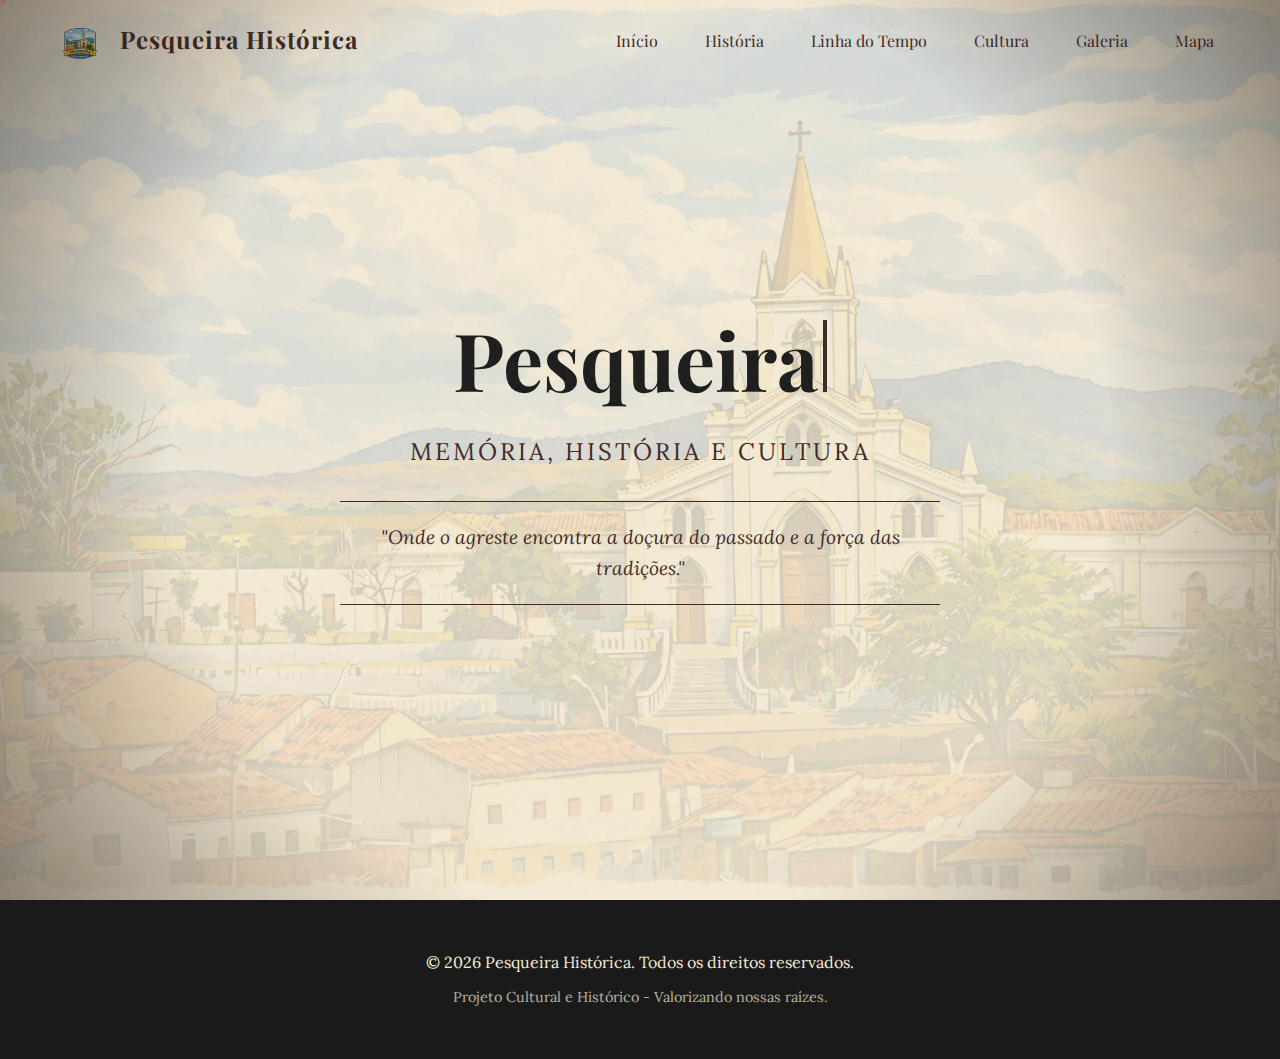
<file: index.html>
<!DOCTYPE html>
<html lang="pt-br">
<head>
    <meta charset="UTF-8">
    <meta name="viewport" content="width=device-width, initial-scale=1.0">
    <title>Pesqueira – Memória, História e Cultura</title>
    
    <!-- Fontes: Playfair Display (Títulos) e Lora (Texto) -->
    <link rel="preconnect" href="https://fonts.googleapis.com">
    <link rel="preconnect" href="https://fonts.gstatic.com" crossorigin>
    <link href="https://fonts.googleapis.com/css2?family=Lora:ital,wght@0,400;0,600;1,400&family=Playfair+Display:ital,wght@0,400;0,700;1,400&display=swap" rel="stylesheet">
    
    <link rel="stylesheet" href="style.css">
</head>
<body>
    <!-- Cursor Personalizado -->
    <div id="cursor"></div>

    <!-- Efeito de Granulação (Noise) -->
    <div class="grain-overlay"></div>

    <!-- Navegação -->
    <nav>
        <div class="logo"><img src="img/LogoOficial.png" alt="Logo" style="height: 40px; vertical-align: middle; margin-right: 10px;">Pesqueira Histórica</div>
        <div class="hamburger">
            <div></div>
            <div></div>
            <div></div>
        </div>
        <ul class="nav-links">
            <li><a href="index.html" class="hover-trigger">Início</a></li>
            <li><a href="historia.html" class="hover-trigger">História</a></li>
            <li><a href="linhadotempo.html" class="hover-trigger">Linha do Tempo</a></li>
            <li><a href="cultura.html" class="hover-trigger">Cultura</a></li>
            <li><a href="galeria.html" class="hover-trigger">Galeria</a></li>
            <li><a href="mapa.html" class="hover-trigger">Mapa</a></li>
        </ul>
    </nav>

    <!-- Seção 1: Home -->
    <header id="home" class="hero-section">
        <div class="hero-content fade-in">
            <h1>Pesqueira</h1>
            <h2>Memória, História e Cultura</h2>
            <p class="poetic-phrase">"Onde o agreste encontra a doçura do passado e a força das tradições."</p>
        </div>
    </header>

    <!-- Rodapé -->
    <footer>
        <div class="container">
            <p>&copy; 2026 Pesqueira Histórica. Todos os direitos reservados.</p>
            <p class="small">Projeto Cultural e Histórico - Valorizando nossas raízes.</p>
        </div>
    </footer>
    
    <script src="cursor.js"></script>
</body>
</html>
</file>
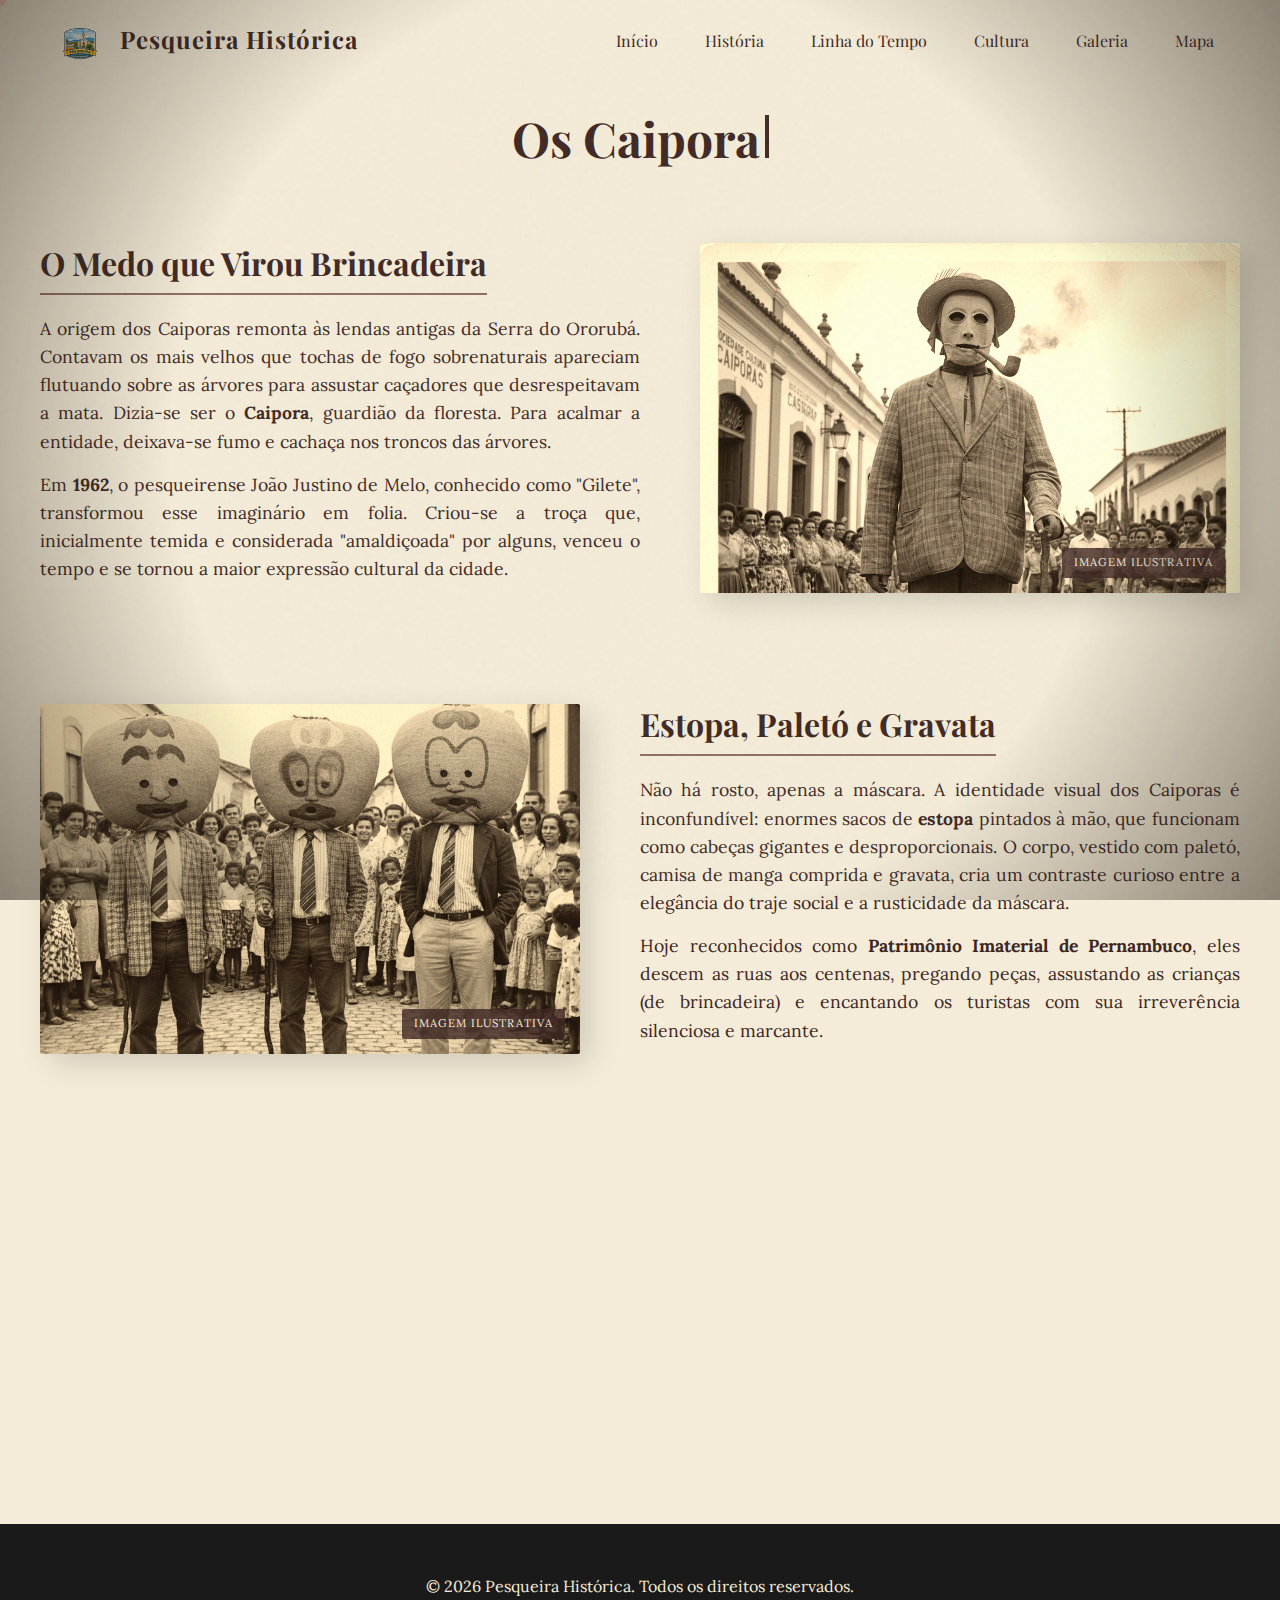
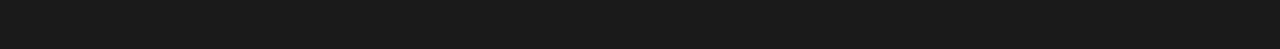
<file: caiporas.html>
<!DOCTYPE html>
<html lang="pt-br">
<head>
    <meta charset="UTF-8">
    <meta name="viewport" content="width=device-width, initial-scale=1.0">
    <title>Os Caiporas – A Lenda e a Tradição</title>
    
    <link rel="preconnect" href="https://fonts.googleapis.com">
    <link rel="preconnect" href="https://fonts.gstatic.com" crossorigin>
    <link href="https://fonts.googleapis.com/css2?family=Lora:ital,wght@0,400;0,600;1,400&family=Playfair+Display:ital,wght@0,400;0,700;1,400&display=swap" rel="stylesheet">
    
    <link rel="stylesheet" href="style.css">
</head>
<body>
    <!-- Cursor Personalizado -->
    <div id="cursor"></div>
    <div class="grain-overlay"></div>

    <!-- Navegação -->
    <nav>
        <div class="logo"><img src="img/LogoOficial.png" alt="Logo" style="height: 40px; vertical-align: middle; margin-right: 10px;">Pesqueira Histórica</div>
        <div class="hamburger">
            <div></div>
            <div></div>
            <div></div>
        </div>
        <ul class="nav-links">
            <li><a href="index.html" class="hover-trigger">Início</a></li>
            <li><a href="historia.html" class="hover-trigger">História</a></li>
            <li><a href="linhadotempo.html" class="hover-trigger">Linha do Tempo</a></li>
            <li><a href="cultura.html" class="hover-trigger">Cultura</a></li>
            <li><a href="galeria.html" class="hover-trigger">Galeria</a></li>
            <li><a href="mapa.html" class="hover-trigger">Mapa</a></li>
        </ul>
    </nav>

    <!-- Seção: Os Caiporas -->
    <section class="content-section">
        <div class="container">
            <h2 class="section-title fade-in">Os Caiporas</h2>
            
            <!-- Bloco 1: A Lenda -->
            <div class="history-block fade-in">
                <div class="img-wrapper">
                    <img src="img/Caipora1.png" style="object-position: top; object-fit: cover; --img-scale: 1;">
                    <span class="illustrative-text">Imagem Ilustrativa</span>
                </div>
                <div class="history-text">
                    <h3>O Medo que Virou Brincadeira</h3>
                    <p>A origem dos Caiporas remonta às lendas antigas da Serra do Ororubá. Contavam os mais velhos que tochas de fogo sobrenaturais apareciam flutuando sobre as árvores para assustar caçadores que desrespeitavam a mata. Dizia-se ser o <strong>Caipora</strong>, guardião da floresta. Para acalmar a entidade, deixava-se fumo e cachaça nos troncos das árvores.</p>
                    <p>Em <strong>1962</strong>, o pesqueirense João Justino de Melo, conhecido como "Gilete", transformou esse imaginário em folia. Criou-se a troça que, inicialmente temida e considerada "amaldiçoada" por alguns, venceu o tempo e se tornou a maior expressão cultural da cidade.</p>
                </div>
            </div>
            
            <!-- Bloco 2: A Estética -->
            <div class="history-block fade-in">
                <div class="img-wrapper">
                    <img src="img/Caipora2.png" alt="Textura de Estopa e Cores" style="object-position: center; object-fit: cover; --img-scale: 1;">
                    <span class="illustrative-text">Imagem Ilustrativa</span>
                </div>
                <div class="history-text">
                    <h3>Estopa, Paletó e Gravata</h3>
                    <p>Não há rosto, apenas a máscara. A identidade visual dos Caiporas é inconfundível: enormes sacos de <strong>estopa</strong> pintados à mão, que funcionam como cabeças gigantes e desproporcionais. O corpo, vestido com paletó, camisa de manga comprida e gravata, cria um contraste curioso entre a elegância do traje social e a rusticidade da máscara.</p>
                    <p>Hoje reconhecidos como <strong>Patrimônio Imaterial de Pernambuco</strong>, eles descem as ruas aos centenas, pregando peças, assustando as crianças (de brincadeira) e encantando os turistas com sua irreverência silenciosa e marcante.</p>
                </div>
            </div>
        </div>
    </section>

    <!-- Call to Action / Galeria Link -->
    <section class="content-section" style="text-align: center; padding: 60px 0;">
        <div class="container">
            <h3 class="fade-in" style="margin-bottom: 30px; font-family: 'Playfair Display', serif;">Quer ver mais dessa tradição?</h3>
            <a href="galeria.html" class="btn-osm hover-trigger fade-in">Visitar Galeria de Fotos</a>
        </div>
    </section>

    <!-- Rodapé -->
    <footer>
        <div class="container">
            <p>&copy; 2026 Pesqueira Histórica. Todos os direitos reservados.</p>
        </div>
    </footer>
    
    <script src="cursor.js"></script>
</body>
</html>
</file>
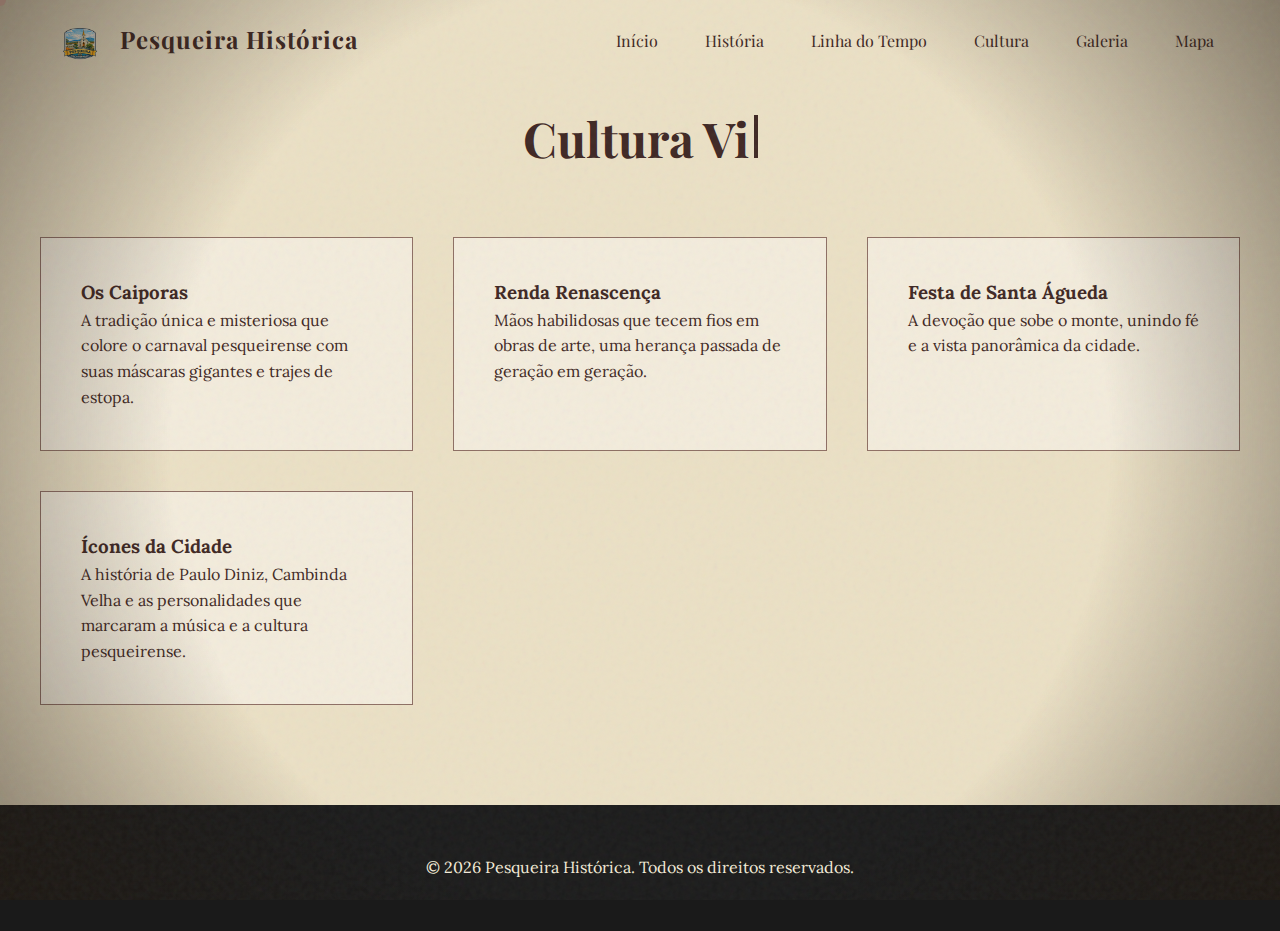
<file: cultura.html>
<!DOCTYPE html>
<html lang="pt-br">
<head>
    <meta charset="UTF-8">
    <meta name="viewport" content="width=device-width, initial-scale=1.0">
    <title>Cultura – Pesqueira</title>
    
    <link rel="preconnect" href="https://fonts.googleapis.com">
    <link rel="preconnect" href="https://fonts.gstatic.com" crossorigin>
    <link href="https://fonts.googleapis.com/css2?family=Lora:ital,wght@0,400;0,600;1,400&family=Playfair+Display:ital,wght@0,400;0,700;1,400&display=swap" rel="stylesheet">
    
    <link rel="stylesheet" href="style.css">
</head>
<body>
    <!-- Cursor Personalizado -->
    <div id="cursor"></div>

    <!-- Efeito de Granulação (Noise) -->
    <div class="grain-overlay"></div>

    <!-- Navegação -->
    <nav>
        <div class="logo"><img src="img/LogoOficial.png" alt="Logo" style="height: 40px; vertical-align: middle; margin-right: 10px;">Pesqueira Histórica</div>
        <div class="hamburger">
            <div></div>
            <div></div>
            <div></div>
        </div>
        <ul class="nav-links">
            <li><a href="index.html" class="hover-trigger">Início</a></li>
            <li><a href="historia.html" class="hover-trigger">História</a></li>
            <li><a href="linhadotempo.html" class="hover-trigger">Linha do Tempo</a></li>
            <li><a href="cultura.html" class="hover-trigger">Cultura</a></li>
            <li><a href="galeria.html" class="hover-trigger">Galeria</a></li>
            <li><a href="mapa.html" class="hover-trigger">Mapa</a></li>
        </ul>
    </nav>

    <!-- Seção: Cultura -->
    <section id="cultura" class="content-section alt-bg" style="min-height: 80vh;">
        <div class="container">
            <h2 class="section-title fade-in">Cultura Viva</h2>
            <div class="culture-grid">
                <div class="culture-card fade-in hover-trigger" onclick="window.location.href='caiporas.html'" style="cursor: pointer;">
                    <h3>Os Caiporas</h3>
                    <p>A tradição única e misteriosa que colore o carnaval pesqueirense com suas máscaras gigantes e trajes de estopa.</p>
                </div>
                <div class="culture-card fade-in hover-trigger" onclick="window.location.href='renda.html'" style="cursor: pointer;">
                    <h3>Renda Renascença</h3>
                    <p>Mãos habilidosas que tecem fios em obras de arte, uma herança passada de geração em geração.</p>
                </div>
                <div class="culture-card fade-in hover-trigger" onclick="window.location.href='santaagueda.html'" style="cursor: pointer;">
                    <h3>Festa de Santa Águeda</h3>
                    <p>A devoção que sobe o monte, unindo fé e a vista panorâmica da cidade.</p>
                </div>
                <div class="culture-card fade-in hover-trigger" onclick="window.location.href='icones.html'" style="cursor: pointer;">
                    <h3>Ícones da Cidade</h3>
                    <p>A história de Paulo Diniz, Cambinda Velha e as personalidades que marcaram a música e a cultura pesqueirense.</p>
                </div>
            </div>
        </div>
    </section>

    <!-- Rodapé -->
    <footer>
        <div class="container">
            <p>&copy; 2026 Pesqueira Histórica. Todos os direitos reservados.</p>
        </div>
    </footer>
    
    <script src="cursor.js"></script>
</body>
</html>
</file>
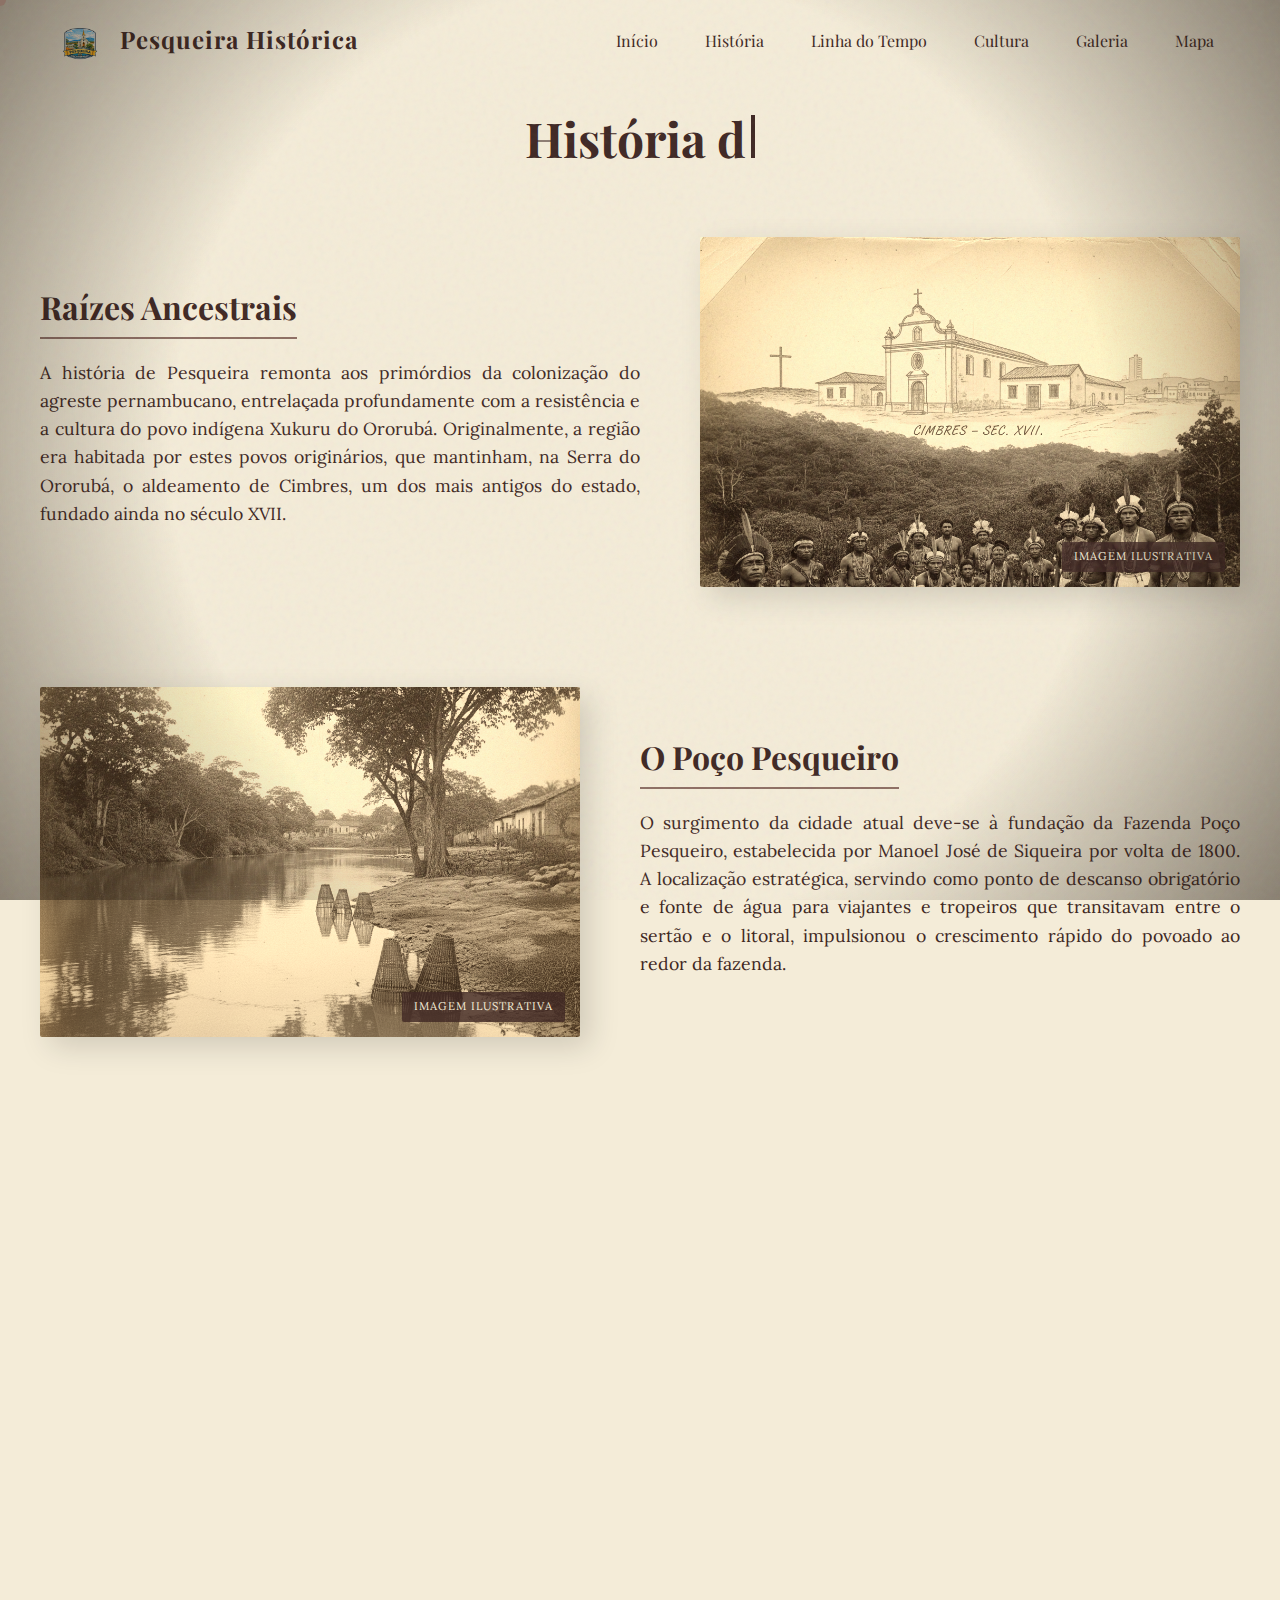
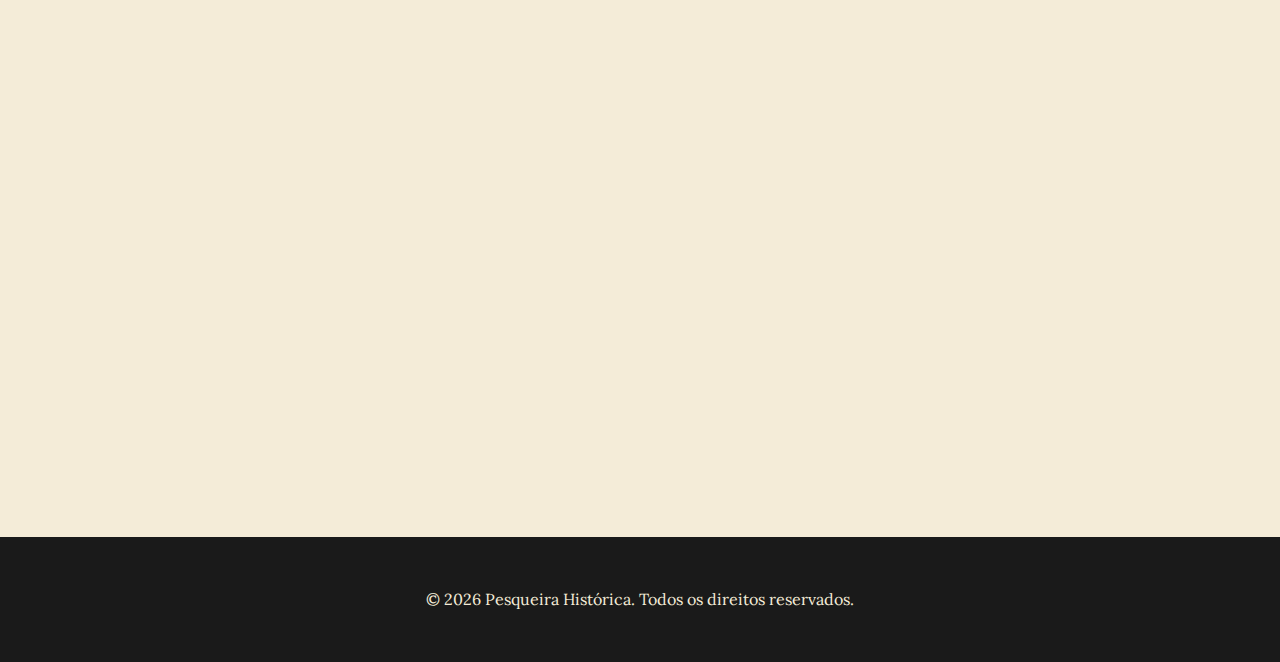
<file: historia.html>
<!DOCTYPE html>
<html lang="pt-br">
<head>
    <meta charset="UTF-8">
    <meta name="viewport" content="width=device-width, initial-scale=1.0">
    <title>História – Pesqueira</title>
    
    <link rel="preconnect" href="https://fonts.googleapis.com">
    <link rel="preconnect" href="https://fonts.gstatic.com" crossorigin>
    <link href="https://fonts.googleapis.com/css2?family=Lora:ital,wght@0,400;0,600;1,400&family=Playfair+Display:ital,wght@0,400;0,700;1,400&display=swap" rel="stylesheet">
    
    <link rel="stylesheet" href="style.css">
</head>
<body>
    <!-- Cursor Personalizado -->
    <div id="cursor"></div>

    <!-- Efeito de Granulação (Noise) -->
    <div class="grain-overlay"></div>

    <!-- Navegação -->
    <nav>
        <div class="logo"><img src="img/LogoOficial.png" alt="Logo" style="height: 40px; vertical-align: middle; margin-right: 10px;">Pesqueira Histórica</div>
        <div class="hamburger">
            <div></div>
            <div></div>
            <div></div>
        </div>
        <ul class="nav-links">
            <li><a href="index.html" class="hover-trigger">Início</a></li>
            <li><a href="historia.html" class="hover-trigger">História</a></li>
            <li><a href="linhadotempo.html" class="hover-trigger">Linha do Tempo</a></li>
            <li><a href="cultura.html" class="hover-trigger">Cultura</a></li>
            <li><a href="galeria.html" class="hover-trigger">Galeria</a></li>
            <li><a href="mapa.html" class="hover-trigger">Mapa</a></li>
        </ul>
    </nav>

    <!-- Seção: História -->
    <section id="historia" class="content-section">
        <div class="container">
            <h2 class="section-title fade-in">História de Pesqueira</h2>
            
            <!-- Enquadramento: Mude o object-position.
            top: Mostra o topo (bom para rostos).
            center: Centraliza (padrão).
            bottom: Mostra a base.
            50% 20%: Ajuste fino (X% Y%).-->

            <!-- Bloco 1: Origens -->
            <div class="history-block fade-in">
                <!-- Exemplo Local: <img src="Imagens/historia1.jpg" alt="Paisagem Agreste Antiga"> -->
                <div class="img-wrapper">
                    <img src="img/Vila de cimbres.png" alt="Paisagem Agreste Antiga" style="object-position: top; object-fit: cover; --img-scale: 1;">
                    <span class="illustrative-text">Imagem Ilustrativa</span>
                </div>
                <div class="history-text">
                    <h3>Raízes Ancestrais</h3>
                    <p>A história de Pesqueira remonta aos primórdios da colonização do agreste pernambucano, entrelaçada profundamente com a resistência e a cultura do povo indígena Xukuru do Ororubá. Originalmente, a região era habitada por estes povos originários, que mantinham, na Serra do Ororubá, o aldeamento de Cimbres, um dos mais antigos do estado, fundado ainda no século XVII.</p>
                </div>
            </div>

            <!-- Bloco 2: A Fazenda -->
            <div class="history-block fade-in">
                <!-- Exemplo Local: <img src="Imagens/fazenda.jpg" alt="Fazenda Antiga"> -->
                <div class="img-wrapper">
                    <img src="img/Rio pesqueiro.png" alt="Fazenda Antiga" style="object-position: center; object-fit: cover; --img-scale: 1;">
                    <span class="illustrative-text">Imagem Ilustrativa</span>
                </div>
                <div class="history-text">
                    <h3>O Poço Pesqueiro</h3>
                    <p>O surgimento da cidade atual deve-se à fundação da Fazenda Poço Pesqueiro, estabelecida por Manoel José de Siqueira por volta de 1800. A localização estratégica, servindo como ponto de descanso obrigatório e fonte de água para viajantes e tropeiros que transitavam entre o sertão e o litoral, impulsionou o crescimento rápido do povoado ao redor da fazenda.</p>
                </div>
            </div>

            <!-- Bloco 3: Era Industrial -->
            <div class="history-block fade-in">
                <!-- Exemplo Local: <img src="Imagens/fabrica.png" alt="Arquitetura Histórica"> -->
                <div class="img-wrapper">
                    <img src="img/Fabrica peixe.png" alt="Arquitetura Histórica" style="object-position: 50% 25%; object-fit: cover; --img-scale: 1;">
                    <span class="illustrative-text">Imagem Ilustrativa</span>
                </div>
                <div class="history-text">
                    <h3>A Era de Ouro</h3>
                    <p>Em 1880, a vila ganhou emancipação política e foi elevada à categoria de cidade, adotando o nome de Pesqueira. O final do século XIX e o início do século XX marcaram a "Era de Ouro" do município. Esse período foi impulsionado pela pujante indústria de doces e conservas de tomate, com destaque nacional para a Fábrica Peixe, que levou o nome da cidade para o mundo e transformou a economia local.</p>
                </div>
            </div>

            <!-- Bloco 4: Dias Atuais -->
            <div class="history-block fade-in">
                <!-- Exemplo Local: <img src="Imagens/igreja.jpg" alt="Cultura e Fé"> -->
                <div class="img-wrapper">
                    <img src="img/Catedral.png" alt="Cultura e Fé" style="object-position: center; object-fit: cover; --img-scale: 1;">
                    <span class="illustrative-text">Imagem Ilustrativa</span>
                </div>
                <div class="history-text">
                    <h3>Patrimônio Vivo</h3>
                    <p>A arquitetura imponente do centro histórico, com seus casarões neoclássicos e a majestosa Catedral de Santa Águeda, reflete a prosperidade desse período industrial. Hoje, Pesqueira é um mosaico vivo de suas raízes: a convivência entre a herança colonial, a força espiritual e política da cultura Xukuru, a delicadeza da Renda Renascença e a irreverência dos Caiporas formam a identidade única deste lugar.</p>
                </div>
            </div>
        </div>
    </section>

    <!-- Rodapé -->
    <footer>
        <div class="container">
            <p>&copy; 2026 Pesqueira Histórica. Todos os direitos reservados.</p>
        </div>
    </footer>
    
    <script src="cursor.js"></script>
</body>
</html>
</file>
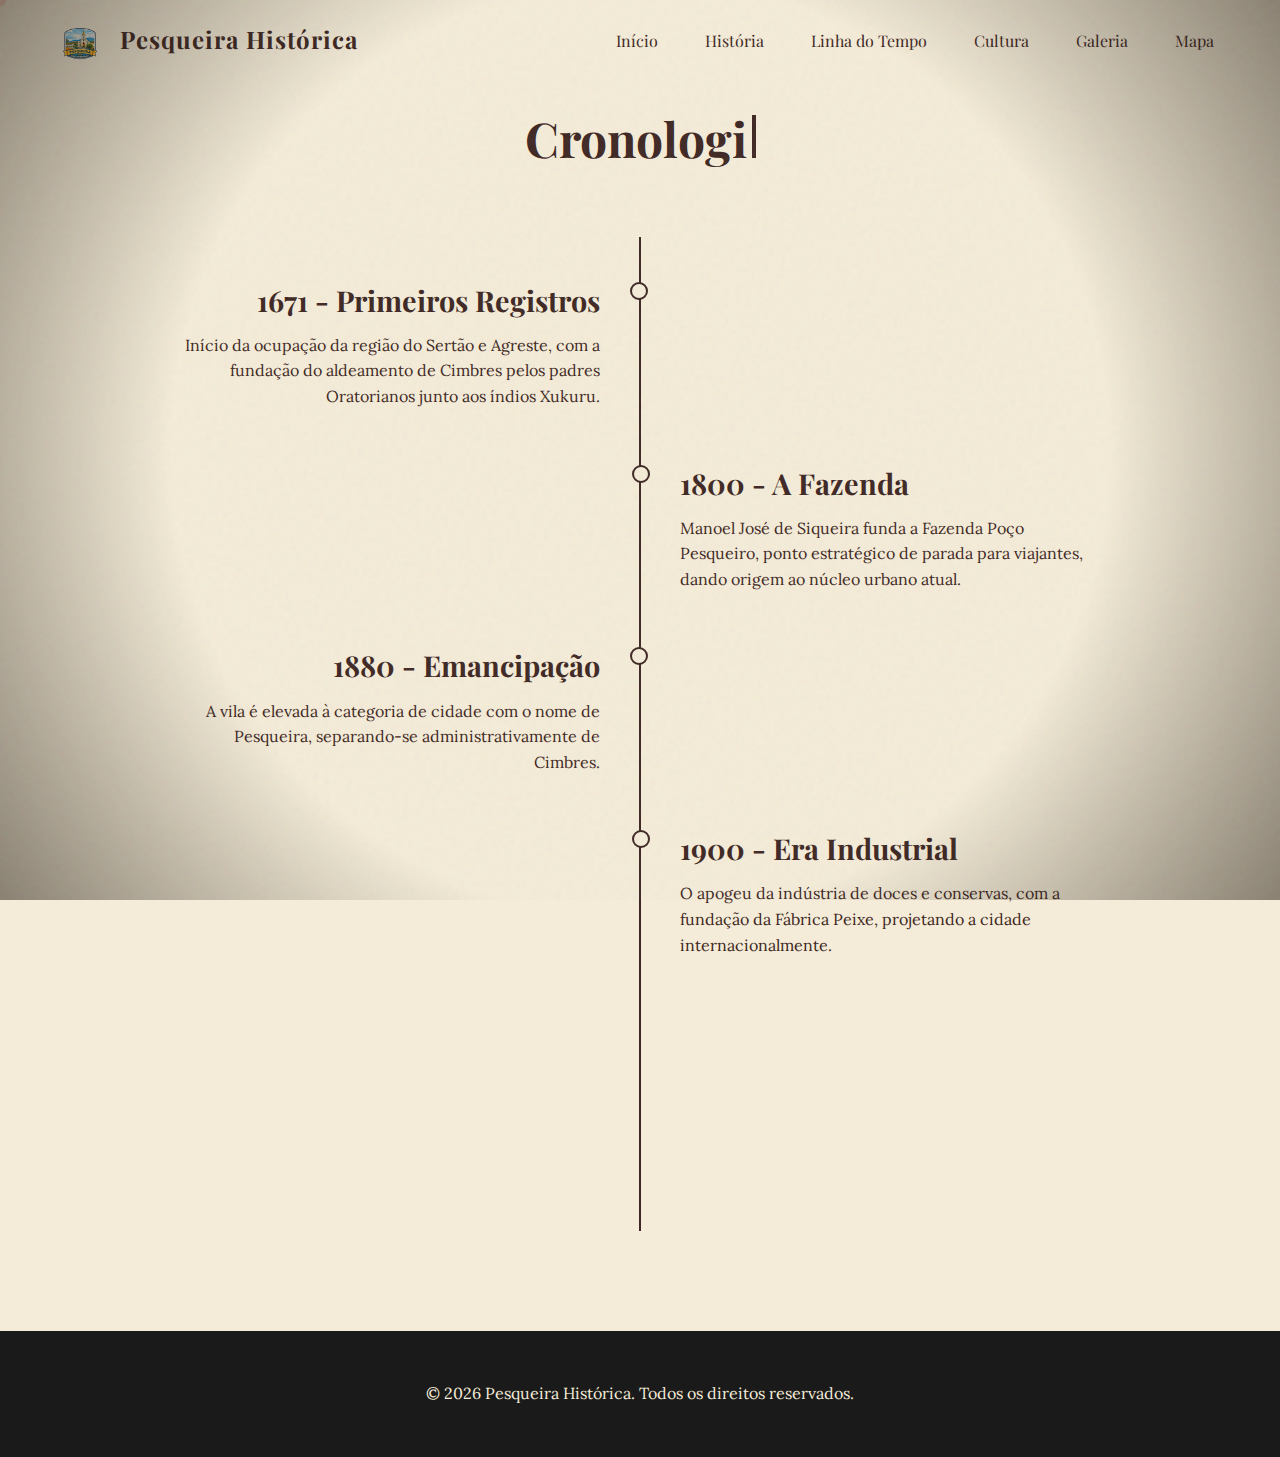
<file: linhadotempo.html>
<!DOCTYPE html>
<html lang="pt-br">
<head>
    <meta charset="UTF-8">
    <meta name="viewport" content="width=device-width, initial-scale=1.0">
    <title>Linha do Tempo – Pesqueira</title>
    
    <link rel="preconnect" href="https://fonts.googleapis.com">
    <link rel="preconnect" href="https://fonts.gstatic.com" crossorigin>
    <link href="https://fonts.googleapis.com/css2?family=Lora:ital,wght@0,400;0,600;1,400&family=Playfair+Display:ital,wght@0,400;0,700;1,400&display=swap" rel="stylesheet">
    
    <link rel="stylesheet" href="style.css">
</head>
<body>
    <!-- Cursor Personalizado -->
    <div id="cursor"></div>

    <!-- Efeito de Granulação (Noise) -->
    <div class="grain-overlay"></div>

    <!-- Navegação -->
    <nav>
        <div class="logo"><img src="img/LogoOficial.png" alt="Logo" style="height: 40px; vertical-align: middle; margin-right: 10px;">Pesqueira Histórica</div>
        <div class="hamburger">
            <div></div>
            <div></div>
            <div></div>
        </div>
        <ul class="nav-links">
            <li><a href="index.html" class="hover-trigger">Início</a></li>
            <li><a href="historia.html" class="hover-trigger">História</a></li>
            <li><a href="linhadotempo.html" class="hover-trigger">Linha do Tempo</a></li>
            <li><a href="cultura.html" class="hover-trigger">Cultura</a></li>
            <li><a href="galeria.html" class="hover-trigger">Galeria</a></li>
            <li><a href="mapa.html" class="hover-trigger">Mapa</a></li>
        </ul>
    </nav>

    <!-- Seção: Linha do Tempo -->
    <section id="linhadotempo" class="content-section">
        <div class="container">
            <h2 class="section-title fade-in">Cronologia Histórica</h2>
            <div class="timeline">
                <div class="timeline-item">
                    <h3>1671 - Primeiros Registros</h3>
                    <p>Início da ocupação da região do Sertão e Agreste, com a fundação do aldeamento de Cimbres pelos padres Oratorianos junto aos índios Xukuru.</p>
                </div>
                <div class="timeline-item">
                    <h3>1800 - A Fazenda</h3>
                    <p>Manoel José de Siqueira funda a Fazenda Poço Pesqueiro, ponto estratégico de parada para viajantes, dando origem ao núcleo urbano atual.</p>
                </div>
                <div class="timeline-item">
                    <h3>1880 - Emancipação</h3>
                    <p>A vila é elevada à categoria de cidade com o nome de Pesqueira, separando-se administrativamente de Cimbres.</p>
                </div>
                <div class="timeline-item">
                    <h3>1900 - Era Industrial</h3>
                    <p>O apogeu da indústria de doces e conservas, com a fundação da Fábrica Peixe, projetando a cidade internacionalmente.</p>
                </div>
                <div class="timeline-item">
                    <h3>Dias Atuais</h3>
                    <p>Pesqueira se consolida como polo cultural, religioso e turístico, preservando a Renda Renascença e as tradições indígenas.</p>
                </div>
            </div>
        </div>
    </section>

    <!-- Rodapé -->
    <footer>
        <div class="container">
            <p>&copy; 2026 Pesqueira Histórica. Todos os direitos reservados.</p>
        </div>
    </footer>
    
    <script src="cursor.js"></script>
</body>
</html>
</file>
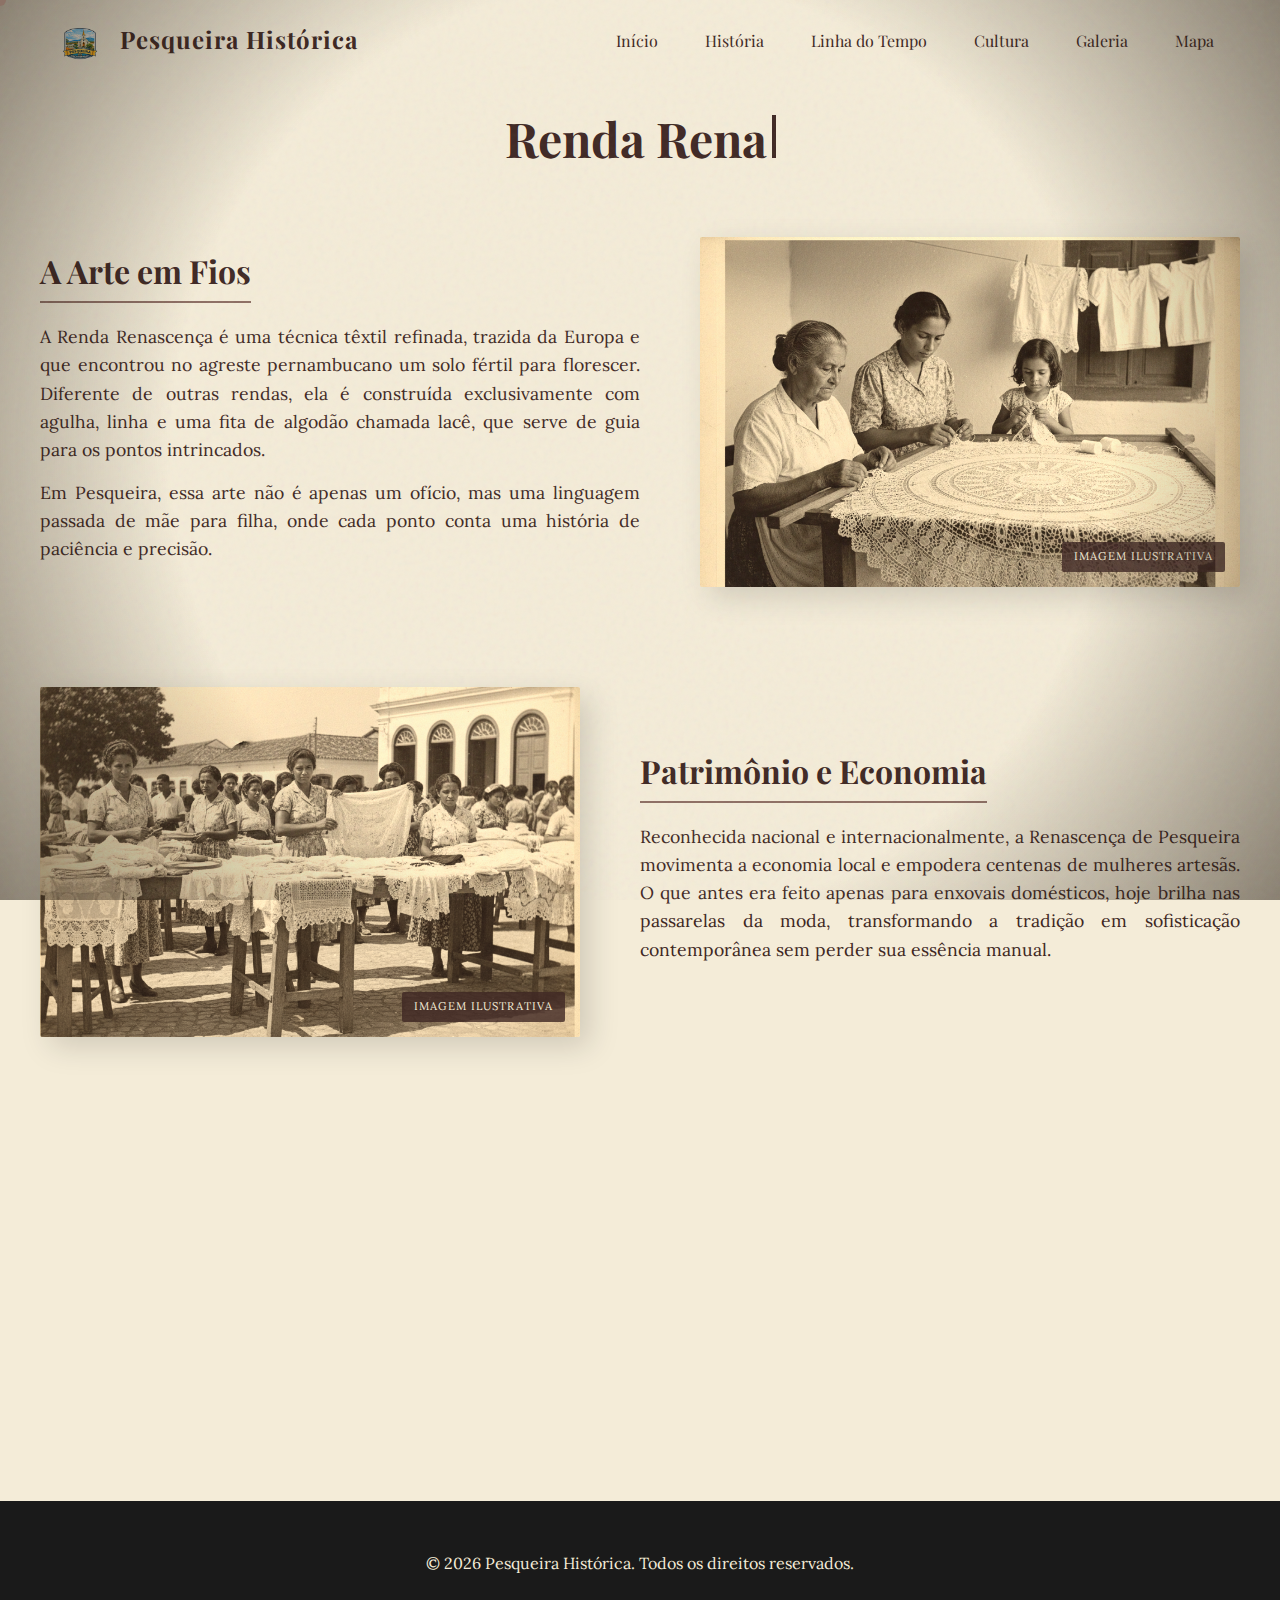
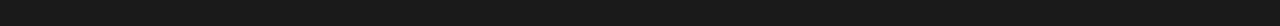
<file: renda.html>
<!DOCTYPE html>
<html lang="pt-br">
<head>
    <meta charset="UTF-8">
    <meta name="viewport" content="width=device-width, initial-scale=1.0">
    <title>Renda Renascença – Pesqueira</title>
    
    <link rel="preconnect" href="https://fonts.googleapis.com">
    <link rel="preconnect" href="https://fonts.gstatic.com" crossorigin>
    <link href="https://fonts.googleapis.com/css2?family=Lora:ital,wght@0,400;0,600;1,400&family=Playfair+Display:ital,wght@0,400;0,700;1,400&display=swap" rel="stylesheet">
    
    <link rel="stylesheet" href="style.css">
</head>
<body>
    <!-- Cursor Personalizado -->
    <div id="cursor"></div>
    <div class="grain-overlay"></div>

    <!-- Navegação -->
    <nav>
        <div class="logo"><img src="img/LogoOficial.png" alt="Logo" style="height: 40px; vertical-align: middle; margin-right: 10px;">Pesqueira Histórica</div>
        <div class="hamburger">
            <div></div>
            <div></div>
            <div></div>
        </div>
        <ul class="nav-links">
            <li><a href="index.html" class="hover-trigger">Início</a></li>
            <li><a href="historia.html" class="hover-trigger">História</a></li>
            <li><a href="linhadotempo.html" class="hover-trigger">Linha do Tempo</a></li>
            <li><a href="cultura.html" class="hover-trigger">Cultura</a></li>
            <li><a href="galeria.html" class="hover-trigger">Galeria</a></li>
            <li><a href="mapa.html" class="hover-trigger">Mapa</a></li>
        </ul>
    </nav>

    <!-- Seção: Renda Renascença -->
    <section class="content-section">
        <div class="container">
            <h2 class="section-title fade-in">Renda Renascença</h2>
            
            <!-- Bloco 1: A Técnica -->
            <div class="history-block fade-in">
                <div class="img-wrapper">
                    <img src="img/Arte em Fios.png" alt="Detalhe da Renda" style="object-position: center; object-fit: cover; --img-scale: 1;">
                    <span class="illustrative-text">Imagem Ilustrativa</span>
                </div>
                <div class="history-text">
                    
                    <h3>A Arte em Fios</h3>
                    <p>A Renda Renascença é uma técnica têxtil refinada, trazida da Europa e que encontrou no agreste pernambucano um solo fértil para florescer. Diferente de outras rendas, ela é construída exclusivamente com agulha, linha e uma fita de algodão chamada lacê, que serve de guia para os pontos intrincados.</p>
                    <p>Em Pesqueira, essa arte não é apenas um ofício, mas uma linguagem passada de mãe para filha, onde cada ponto conta uma história de paciência e precisão.</p>
                </div>
            </div>

            <!-- Bloco 2: Impacto -->
            <div class="history-block fade-in">
                <div class="img-wrapper">
                    <img src="img/Patrimônio e Economia.png" alt="Mãos trabalhando" style="object-position: center; object-fit: cover; --img-scale: 1;">
                    <span class="illustrative-text">Imagem Ilustrativa</span>
                </div>
                <div class="history-text">
                    <h3>Patrimônio e Economia</h3>
                    <p>Reconhecida nacional e internacionalmente, a Renascença de Pesqueira movimenta a economia local e empodera centenas de mulheres artesãs. O que antes era feito apenas para enxovais domésticos, hoje brilha nas passarelas da moda, transformando a tradição em sofisticação contemporânea sem perder sua essência manual.</p>
                </div>
            </div>
        </div>
    </section>

    <!-- Call to Action -->
    <section class="content-section" style="text-align: center; padding: 60px 0;">
        <div class="container">
            <h3 class="fade-in" style="margin-bottom: 30px; font-family: 'Playfair Display', serif;">Encante-se com os detalhes</h3>
            <a href="galeria.html" class="btn-osm hover-trigger fade-in">Ver Galeria</a>
        </div>
    </section>

    <!-- Rodapé -->
    <footer>
        <div class="container">
            <p>&copy; 2026 Pesqueira Histórica. Todos os direitos reservados.</p>
        </div>
    </footer>
    
    <script src="cursor.js"></script>
</body>
</html>
</file>
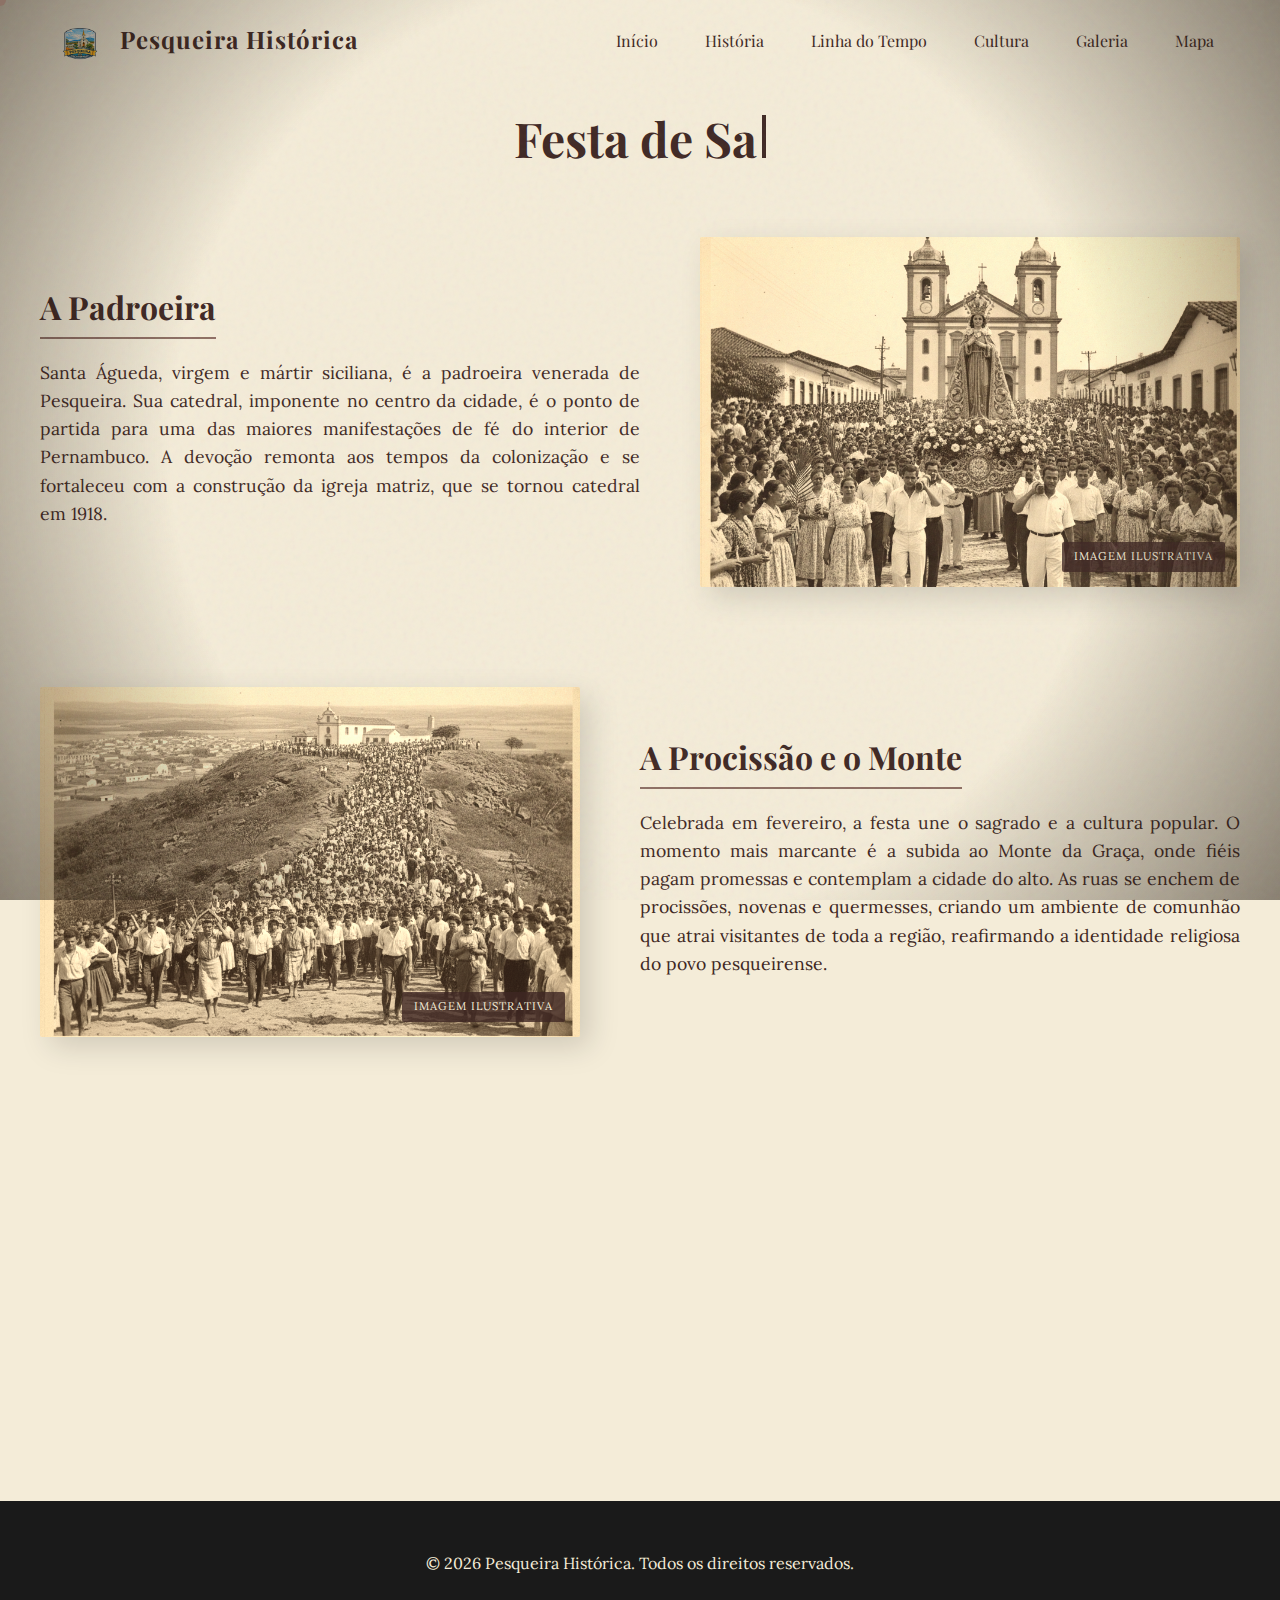
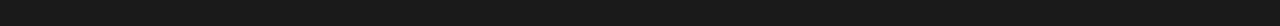
<file: santaagueda.html>
<!DOCTYPE html>
<html lang="pt-br">
<head>
    <meta charset="UTF-8">
    <meta name="viewport" content="width=device-width, initial-scale=1.0">
    <title>Festa de Santa Águeda – Pesqueira</title>
    
    <link rel="preconnect" href="https://fonts.googleapis.com">
    <link rel="preconnect" href="https://fonts.gstatic.com" crossorigin>
    <link href="https://fonts.googleapis.com/css2?family=Lora:ital,wght@0,400;0,600;1,400&family=Playfair+Display:ital,wght@0,400;0,700;1,400&display=swap" rel="stylesheet">
    
    <link rel="stylesheet" href="style.css">
</head>
<body>
    <!-- Cursor Personalizado -->
    <div id="cursor"></div>
    <div class="grain-overlay"></div>

    <!-- Navegação -->
    <nav>
        <div class="logo"><img src="img/LogoOficial.png" alt="Logo" style="height: 40px; vertical-align: middle; margin-right: 10px;">Pesqueira Histórica</div>
        <div class="hamburger">
            <div></div>
            <div></div>
            <div></div>
        </div>
        <ul class="nav-links">
            <li><a href="index.html" class="hover-trigger">Início</a></li>
            <li><a href="historia.html" class="hover-trigger">História</a></li>
            <li><a href="linhadotempo.html" class="hover-trigger">Linha do Tempo</a></li>
            <li><a href="cultura.html" class="hover-trigger">Cultura</a></li>
            <li><a href="galeria.html" class="hover-trigger">Galeria</a></li>
            <li><a href="mapa.html" class="hover-trigger">Mapa</a></li>
        </ul>
    </nav>

    <!-- Seção: Santa Águeda -->
    <section class="content-section">
        <div class="container">
            <h2 class="section-title fade-in">Festa de Santa Águeda</h2>
            
            <!-- Bloco 1: A Padroeira -->
            <div class="history-block fade-in">
                <div class="img-wrapper">
                    <img src="img/A Padroeira.png" alt="Catedral e Fé" style="object-position: 50% 20%; object-fit: cover; --img-scale: 1;">
                    <span class="illustrative-text">Imagem Ilustrativa</span>
                </div>
                <div class="history-text">
                    <h3>A Padroeira</h3>
                    <p>Santa Águeda, virgem e mártir siciliana, é a padroeira venerada de Pesqueira. Sua catedral, imponente no centro da cidade, é o ponto de partida para uma das maiores manifestações de fé do interior de Pernambuco. A devoção remonta aos tempos da colonização e se fortaleceu com a construção da igreja matriz, que se tornou catedral em 1918.</p>
                </div>
            </div>

            <!-- Bloco 2: A Celebração -->
            <div class="history-block fade-in">
                <div class="img-wrapper">
                    <img src="img/A Procissão e o Monte.png" alt="Multidão na Festa" style="object-position: top; object-fit: cover; --img-scale: 1;">
                    <span class="illustrative-text">Imagem Ilustrativa</span>
                </div>
                <div class="history-text">
                    <h3>A Procissão e o Monte</h3>
                    <p>Celebrada em fevereiro, a festa une o sagrado e a cultura popular. O momento mais marcante é a subida ao Monte da Graça, onde fiéis pagam promessas e contemplam a cidade do alto. As ruas se enchem de procissões, novenas e quermesses, criando um ambiente de comunhão que atrai visitantes de toda a região, reafirmando a identidade religiosa do povo pesqueirense.</p>
                </div>
            </div>
        </div>
    </section>

    <!-- Call to Action -->
    <section class="content-section" style="text-align: center; padding: 60px 0;">
        <div class="container">
            <h3 class="fade-in" style="margin-bottom: 30px; font-family: 'Playfair Display', serif;">Explore os locais sagrados</h3>
            <a href="mapa.html" class="btn-osm hover-trigger fade-in">Ver no Mapa</a>
        </div>
    </section>

    <!-- Rodapé -->
    <footer>
        <div class="container">
            <p>&copy; 2026 Pesqueira Histórica. Todos os direitos reservados.</p>
        </div>
    </footer>
    
    <script src="cursor.js"></script>
</body>
</html>
</file>
<file: style.css>
/* Variáveis de Cores e Fontes */
:root {
    --bg-color: #f4ecd8; /* Bege envelhecido */
    --text-color: #3e2723; /* Marrom café escuro */
    --accent-color: #8d6e63; /* Marrom médio */
    --sepia-dark: #5d4037;
    --black-matte: #1a1a1a;
    --paper-texture: #eefeeb;
    
    --font-title: 'Playfair Display', serif;
    --font-body: 'Lora', serif;
}

* {
    margin: 0;
    padding: 0;
    box-sizing: border-box;
    cursor: none; /* Oculta o cursor padrão */
}

body {
    background-color: var(--bg-color);
    color: var(--text-color);
    font-family: var(--font-body);
    line-height: 1.6;
    overflow-x: hidden;
}

/* --- Vinheta (Vignette) --- */
body::before {
    content: '';
    position: fixed;
    top: 0;
    left: 0;
    width: 100%;
    height: 100%;
    pointer-events: none;
    z-index: 8999; /* Fica logo abaixo do granulado (9000) */
    background: radial-gradient(circle, transparent 60%, rgba(30, 20, 10, 0.5) 100%);
}

/* --- Efeito de Granulação (Noise) & Filme Antigo --- */
.grain-overlay {
    position: fixed;
    top: 0;
    left: 0;
    width: 100%;
    height: 100%;
    pointer-events: none;
    z-index: 9000;
    opacity: 0.06;
    background-image: url("data:image/svg+xml,%3Csvg viewBox='0 0 200 200' xmlns='http://www.w3.org/2000/svg'%3E%3Cfilter id='noiseFilter'%3E%3CfeTurbulence type='fractalNoise' baseFrequency='0.8' numOctaves='3' stitchTiles='stitch'/%3E%3C/filter%3E%3Crect width='100%25' height='100%25' filter='url(%23noiseFilter)'/%3E%3C/svg%3E");
}

/* Riscos Verticais (Scratches) */
.grain-overlay::before {
    content: '';
    position: absolute;
    top: 0;
    left: 0;
    width: 300%;
    height: 100%;
    background: repeating-linear-gradient(
        90deg,
        transparent 0,
        transparent 40px,
        rgba(62, 39, 35, 0.15) 41px, 
        transparent 42px,
        transparent 180px,
        rgba(62, 39, 35, 0.1) 181px,
        transparent 182px
    );
    opacity: 0.3;
    animation: film-scratches 0.4s infinite steps(3);
}

/* Flicker (Piscar de Luminosidade) */
.grain-overlay::after {
    content: '';
    position: absolute;
    top: 0;
    left: 0;
    width: 100%;
    height: 100%;
    background-color: rgba(255, 250, 240, 0.1);
    animation: film-flicker 3s infinite;
    mix-blend-mode: overlay;
}

@keyframes film-scratches {
    0% { transform: translateX(0); }
    25% { transform: translateX(-50px); }
    50% { transform: translateX(20px); }
    75% { transform: translateX(-80px); }
    100% { transform: translateX(10px); }
}

@keyframes film-flicker {
    0%, 100% { opacity: 0.1; }
    3% { opacity: 0.25; }
    6% { opacity: 0.1; }
    9% { opacity: 0.2; }
    12% { opacity: 0.1; }
    30% { opacity: 0.15; }
    60% { opacity: 0.05; }
    80% { opacity: 0.15; }
}

/* --- Cursor Personalizado --- */
#cursor {
    position: fixed;
    top: 0;
    left: 0;
    width: 12px;
    height: 12px;
    background-color: rgba(141, 110, 99, 0.8);
    border-radius: 50%;
    pointer-events: none;
    z-index: 10005; /* Acima do Lightbox (10000+) */
    transform: translate(-50%, -50%);
    transition: width 0.3s ease, height 0.3s ease, background-color 0.3s ease, opacity 0.3s ease, box-shadow 0.3s ease;
    opacity: 1;
}

/* --- Navegação --- */
nav {
    display: flex;
    justify-content: space-between;
    align-items: center;
    padding: 20px 50px;
    position: absolute;
    width: 100%;
    top: 0;
    z-index: 100;
}

.logo {
    font-family: var(--font-title);
    font-size: 1.5rem;
    font-weight: 700;
    letter-spacing: 1px;
}

.nav-links {
    list-style: none;
    display: flex;
    gap: 15px;
}

.nav-links a {
    text-decoration: none;
    color: var(--text-color);
    font-family: var(--font-title);
    font-size: 1rem;
    padding: 8px 16px;
    border-radius: 2px;
    transition: all 0.3s ease;
}

.nav-links a:hover {
    background-color: var(--text-color);
    color: var(--bg-color);
    transform: translateY(-2px);
    box-shadow: 0 4px 6px rgba(0,0,0,0.1);
}

/* Estilo do Botão Hambúrguer (3 listras) */
.hamburger {
    display: none;
    cursor: pointer;
}

.hamburger div {
    width: 25px;
    height: 3px;
    background-color: var(--text-color);
    margin: 5px;
    transition: all 0.3s ease;
}

/* --- Hero Section --- */
.hero-section {
    height: 100vh;
    display: flex;
    justify-content: center;
    align-items: center;
    text-align: center;
    /* imagem de fundo com transparência para efeito cinemático */
    /* Para usar imagem local da pasta Imagens, substitua a URL abaixo por: url('Imagens/sua-foto.jpg') */
    background: linear-gradient(rgba(244, 236, 216, 0.8), rgba(244, 236, 216, 0.9)), 
                url('img/Fundo.png');
    background-size: cover;
    background-position: center;
    background-attachment: fixed;
}

.hero-content h1 {
    font-family: var(--font-title);
    font-size: 5rem;
    margin-bottom: 10px;
    color: var(--black-matte);
}

.hero-content h2 {
    font-family: var(--font-body);
    font-size: 1.5rem;
    font-weight: 400;
    margin-bottom: 30px;
    letter-spacing: 3px;
    text-transform: uppercase;
}

.poetic-phrase {
    font-style: italic;
    font-size: 1.2rem;
    max-width: 600px;
    margin: 0 auto;
    border-top: 1px solid var(--text-color);
    border-bottom: 1px solid var(--text-color);
    padding: 20px 0;
}

/* --- Seções Gerais --- */
.content-section {
    padding: 100px 20px;
}

.container {
    max-width: 1200px;
    margin: 0 auto;
}

.section-title {
    font-family: var(--font-title);
    font-size: 3rem;
    text-align: center;
    margin-bottom: 60px;
    position: relative;
}

.alt-bg {
    background-color: #ebe0c5; /* Tom ligeiramente mais escuro */
}

/* --- Texto Detalhado --- */
.text-content p {
    margin-bottom: 1.5rem;
    text-align: justify;
    font-size: 1.1rem;
}

/* --- Layout História Dinâmico --- */
.history-block {
    display: flex;
    align-items: center;
    justify-content: space-between;
    gap: 60px;
    margin-bottom: 100px;
}

.history-block:nth-child(even) {
    flex-direction: row-reverse;
}

.history-block img {
    width: 45%;
    height: 350px;
    object-fit: cover;
    border-radius: 2px;
    box-shadow: 10px 10px 30px rgba(0,0,0,0.15);
    filter: sepia(0.5) contrast(1.1);
    transition: all 0.5s ease;
    transform: scale(var(--img-scale, 1));
}

.history-block:hover img {
    transform: scale(var(--img-scale, 1)) translateY(-10px);
    filter: sepia(0) contrast(1);
    box-shadow: 15px 15px 40px rgba(0,0,0,0.25);
}

.history-text {
    width: 50%;
}

.history-text h3 {
    font-family: var(--font-title);
    font-size: 2rem;
    margin-bottom: 20px;
    color: var(--text-color);
    border-bottom: 2px solid var(--accent-color);
    display: inline-block;
    padding-bottom: 5px;
}

/* --- Wrapper para Imagens com Aviso (Página História) --- */
.history-block .img-wrapper {
    position: relative;
    width: 45%;
    height: 350px;
}

.history-block .img-wrapper img {
    width: 100%;
    height: 100%;
}

.illustrative-text {
    position: absolute;
    bottom: 15px;
    right: 15px;
    background-color: rgba(62, 39, 35, 0.8); /* Marrom escuro */
    color: #f4ecd8; /* Bege claro */
    padding: 6px 12px;
    font-size: 0.7rem;
    border-radius: 2px;
    font-family: var(--font-body);
    text-transform: uppercase;
    letter-spacing: 1px;
    pointer-events: none;
    z-index: 2;
    transition: transform 0.5s ease; /* Acompanha a animação da imagem */
}

.history-block:hover .illustrative-text {
    transform: translateY(-10px);
}

.history-text p {
    font-size: 1.1rem;
    text-align: justify;
    margin-bottom: 15px;
}

/* --- Timeline --- */
.timeline {
    position: relative;
    max-width: 1000px;
    margin: 0 auto;
    padding: 40px 0;
}

/* Linha Central */
.timeline::after {
    content: '';
    position: absolute;
    width: 2px;
    background-color: var(--text-color);
    top: 0;
    bottom: 0;
    left: 50%;
    margin-left: -1px;
}

.timeline-item {
    margin-bottom: 50px;
    position: relative;
    width: 50%;
    padding: 0 40px;
    box-sizing: border-box;
}

/* Itens Ímpares (Esquerda) */
.timeline-item:nth-child(odd) {
    left: 0;
    text-align: right;
}

/* Itens Pares (Direita) */
.timeline-item:nth-child(even) {
    left: 50%;
    text-align: left;
}

/* Bolinha (Ponto na linha) */
.timeline-item::before {
    content: '';
    position: absolute;
    top: 5px;
    width: 14px;
    height: 14px;
    background-color: var(--bg-color);
    border: 2px solid var(--text-color);
    border-radius: 50%;
    z-index: 1;
    opacity: 0;
    transform: translateY(20px);
    transition: opacity 0.5s ease-out, transform 0.5s ease-out;
    transition-delay: 0.4s;
}

/* Posicionamento da Bolinha - Ímpares */
.timeline-item:nth-child(odd)::before {
    right: -8px;
    left: auto;
}

/* Posicionamento da Bolinha - Pares */
.timeline-item:nth-child(even)::before {
    left: -8px;
}

/* Animação da Bolinha quando o item fica visível */
.timeline-item.visible::before {
    opacity: 1;
    transform: translateY(0);
}

/* --- Animação do Conteúdo da Timeline (Texto) --- */
/* Estado inicial oculto */
.timeline-item h3 {
    font-family: var(--font-title);
    font-size: 1.8rem;
    margin-bottom: 10px;
    opacity: 0;
    transition: opacity 0.8s ease-out, transform 0.8s ease-out;
}

.timeline-item p {
    opacity: 0;
    transition: opacity 0.8s ease-out, transform 0.8s ease-out;
}

/* Ímpares (Esquerda) - Texto vem da esquerda */
.timeline-item:nth-child(odd) h3, .timeline-item:nth-child(odd) p {
    transform: translateX(-50px);
}

/* Pares (Direita) - Texto vem da direita */
.timeline-item:nth-child(even) h3, .timeline-item:nth-child(even) p {
    transform: translateX(50px);
}

/* Estado Visível - Texto aparece e vai para o lugar */
.timeline-item.visible h3, .timeline-item.visible p {
    opacity: 1;
    transform: translateX(0);
}

/* --- Cultura Cards --- */
.culture-grid {
    display: grid;
    grid-template-columns: repeat(auto-fit, minmax(300px, 1fr));
    gap: 40px;
}

.culture-card {
    background: rgba(255, 255, 255, 0.4);
    padding: 40px;
    border: 1px solid var(--accent-color);
    transition: transform 0.3s ease;
}

.culture-card:hover {
    transform: translateY(-10px);
    background: rgba(255, 255, 255, 0.6);
}

/* --- Galeria --- */
.gallery-grid {
    display: grid;
    grid-template-columns: repeat(auto-fit, minmax(250px, 1fr));
    gap: 20px;
}

.gallery-item {
    position: relative;
    height: 350px; /* Altura fixa para o efeito funcionar bem */
    overflow: hidden; /* Mascara o excesso da imagem */
    border-radius: 2px;
    cursor: pointer;
}

.gallery-item img {
    width: 100%;
    height: 120%; /* Maior que o container para permitir movimento */
    position: absolute;
    top: -10%; /* Centraliza verticalmente o excesso */
    left: 0;
    object-fit: cover;
    filter: sepia(0.8) contrast(1.2);
    transition: filter 0.5s ease; /* Removemos transição de transform para não conflitar com JS */
    will-change: transform; /* Otimização de performance */
}

.gallery-item:hover img {
    filter: sepia(0) contrast(1);
}

/* --- Footer --- */
footer {
    background-color: var(--black-matte);
    color: var(--bg-color);
    text-align: center;
    padding: 50px 20px;
}

.small {
    font-size: 0.9rem;
    opacity: 0.7;
    margin-top: 10px;
}

/* --- Animações --- */
.fade-in {
    opacity: 0;
    transform: translateY(30px);
    transition: opacity 0.8s ease-out, transform 0.8s ease-out;
}

.fade-in.visible {
    opacity: 1;
    transform: translateY(0);
}

.fade-in-left {
    opacity: 0;
    transform: translateX(-50px);
    transition: opacity 0.8s ease-out, transform 0.8s ease-out;
}

.fade-in-right {
    opacity: 0;
    transform: translateX(50px);
    transition: opacity 0.8s ease-out, transform 0.8s ease-out;
}

.fade-in-left.visible,
.fade-in-right.visible {
    opacity: 1;
    transform: translateX(0);
}

/* Responsividade */
@media (max-width: 768px) {
    /* Restaura o cursor padrão e oculta o personalizado no mobile */
    * { cursor: auto !important; }
    #cursor, body.hovering #cursor { 
        display: none !important; 
        opacity: 0 !important;
        visibility: hidden !important;
    }

    .hero-content h1 { font-size: 3rem; }
    
    /* Reduz espaçamento das seções no mobile */
    .content-section { padding: 60px 20px; }
    .section-title { font-size: 2.2rem; margin-bottom: 40px; }
    
    /* Ajuste do Menu */
    
    nav { 
        flex-direction: row; /* Mantém logo e botão alinhados */
        justify-content: space-between;
        padding: 20px; 
    }

    .hamburger { display: block; z-index: 1001; }
    
    .nav-links {
        position: fixed;
        top: 0;
        right: 0;
        height: 100vh;
        width: 70%; /* Largura do menu lateral */
        background-color: var(--bg-color);
        flex-direction: column;
        align-items: center;
        justify-content: center;
        transform: translateX(100%); /* Esconde o menu para a direita */
        transition: transform 0.3s ease-in-out;
        box-shadow: -2px 0 10px rgba(0,0,0,0.1);
        z-index: 1000;
    }

    .nav-links.active {
        transform: translateX(0); /* Mostra o menu quando ativo */
    }
    
    /* Ajuste Timeline Mobile */
    .timeline::after { display: none; } /* Remove linha central */
    .timeline-item { 
        width: 100%; 
        left: 0 !important; 
        text-align: left !important; 
        padding: 0 20px 20px 20px;
        border-bottom: 1px solid var(--accent-color);
    }
    .timeline-item::before { display: none; }
    
    .history-block, .history-block:nth-child(even) {
        flex-direction: column;
        gap: 30px;
    }
    .history-block img, .history-text { width: 100%; }
    .history-block img { height: 250px; }

    /* Ajuste Galeria e Cultura */
    .culture-grid { grid-template-columns: 1fr; gap: 30px; }
    .culture-card { padding: 30px; }
    
    /* Ajuste Mapa (Moldura) */
    .moldura-foto { padding: 10px; border-width: 8px; }
    .moldura-foto #map { height: 400px; }
}

/* --- Efeito Máquina de Escrever --- */
.typing-cursor {
    display: inline-block;
    width: 4px;
    height: 0.9em;
    background-color: var(--text-color);
    margin-left: 5px;
    animation: blink-cursor 0.8s infinite;
    vertical-align: baseline;
}

@keyframes blink-cursor {
    0%, 100% { opacity: 1; }
    50% { opacity: 0; }
}

/* --- Lightbox (Galeria Fullscreen) --- */
#lightbox {
    position: fixed;
    top: 0;
    left: 0;
    width: 100%;
    height: 100%;
    background-color: rgba(26, 26, 26, 0.95); /* Fundo escuro */
    z-index: 10000;
    display: flex;
    align-items: center;
    opacity: 0;
    pointer-events: none;
    transition: opacity 0.3s ease;
}

#lightbox.active {
    opacity: 1;
    pointer-events: all;
}

.lightbox-track {
    display: flex;
    transition: transform 0.5s cubic-bezier(0.2, 0.8, 0.2, 1);
    height: 100%;
    align-items: center;
}

.lightbox-item {
    min-width: 100vw;
    flex-shrink: 0;
    display: flex;
    justify-content: center;
    align-items: center;
}

.lightbox-item img {
    max-height: 85vh;
    max-width: 85vw;
    box-shadow: 0 0 50px rgba(0,0,0,0.5);
    border: 2px solid var(--bg-color);
    transition: transform 0.1s ease-out; /* Suavidade do Parallax */
}

.lightbox-prev, .lightbox-next, .lightbox-close {
    position: absolute;
    background: transparent;
    border: none;
    color: var(--bg-color);
    font-size: 3rem;
    cursor: none;
    z-index: 10001;
    padding: 20px;
    transition: opacity 0.3s;
    font-family: var(--font-title);
}

.lightbox-prev:hover, .lightbox-next:hover, .lightbox-close:hover { opacity: 0.7; }
.lightbox-prev { left: 20px; top: 50%; transform: translateY(-50%); }
.lightbox-next { right: 20px; top: 50%; transform: translateY(-50%); }
.lightbox-close { top: 20px; right: 30px; font-size: 2.5rem; line-height: 1; }

/* --- Página do Mapa (Moldura) --- */
.moldura-foto {
    background-color: #fff; /* Paspatur branco */
    padding: 20px;
    border: 15px solid #3e2723; /* Moldura de madeira escura */
    box-shadow: 0 20px 50px rgba(0,0,0,0.4); /* Sombra realista */
    border-radius: 2px;
    position: relative;
}

.moldura-foto #map {
    height: 450px;
    width: 100%;
    z-index: 1;
    border: 1px solid #ddd; /* Leve contorno interno */
}

/* --- Botão Externo (Mapa) --- */
.btn-osm {
    display: inline-block;
    margin-top: 30px;
    padding: 12px 25px;
    background-color: var(--text-color);
    color: var(--bg-color);
    text-decoration: none;
    font-family: var(--font-title);
    font-size: 1.1rem;
    border-radius: 2px;
    transition: all 0.3s ease;
    border: 1px solid var(--text-color);
}

.btn-osm:hover {
    background-color: transparent;
    color: var(--text-color);
    transform: translateY(-3px);
    box-shadow: 0 5px 15px rgba(0,0,0,0.1);
}
</file>
